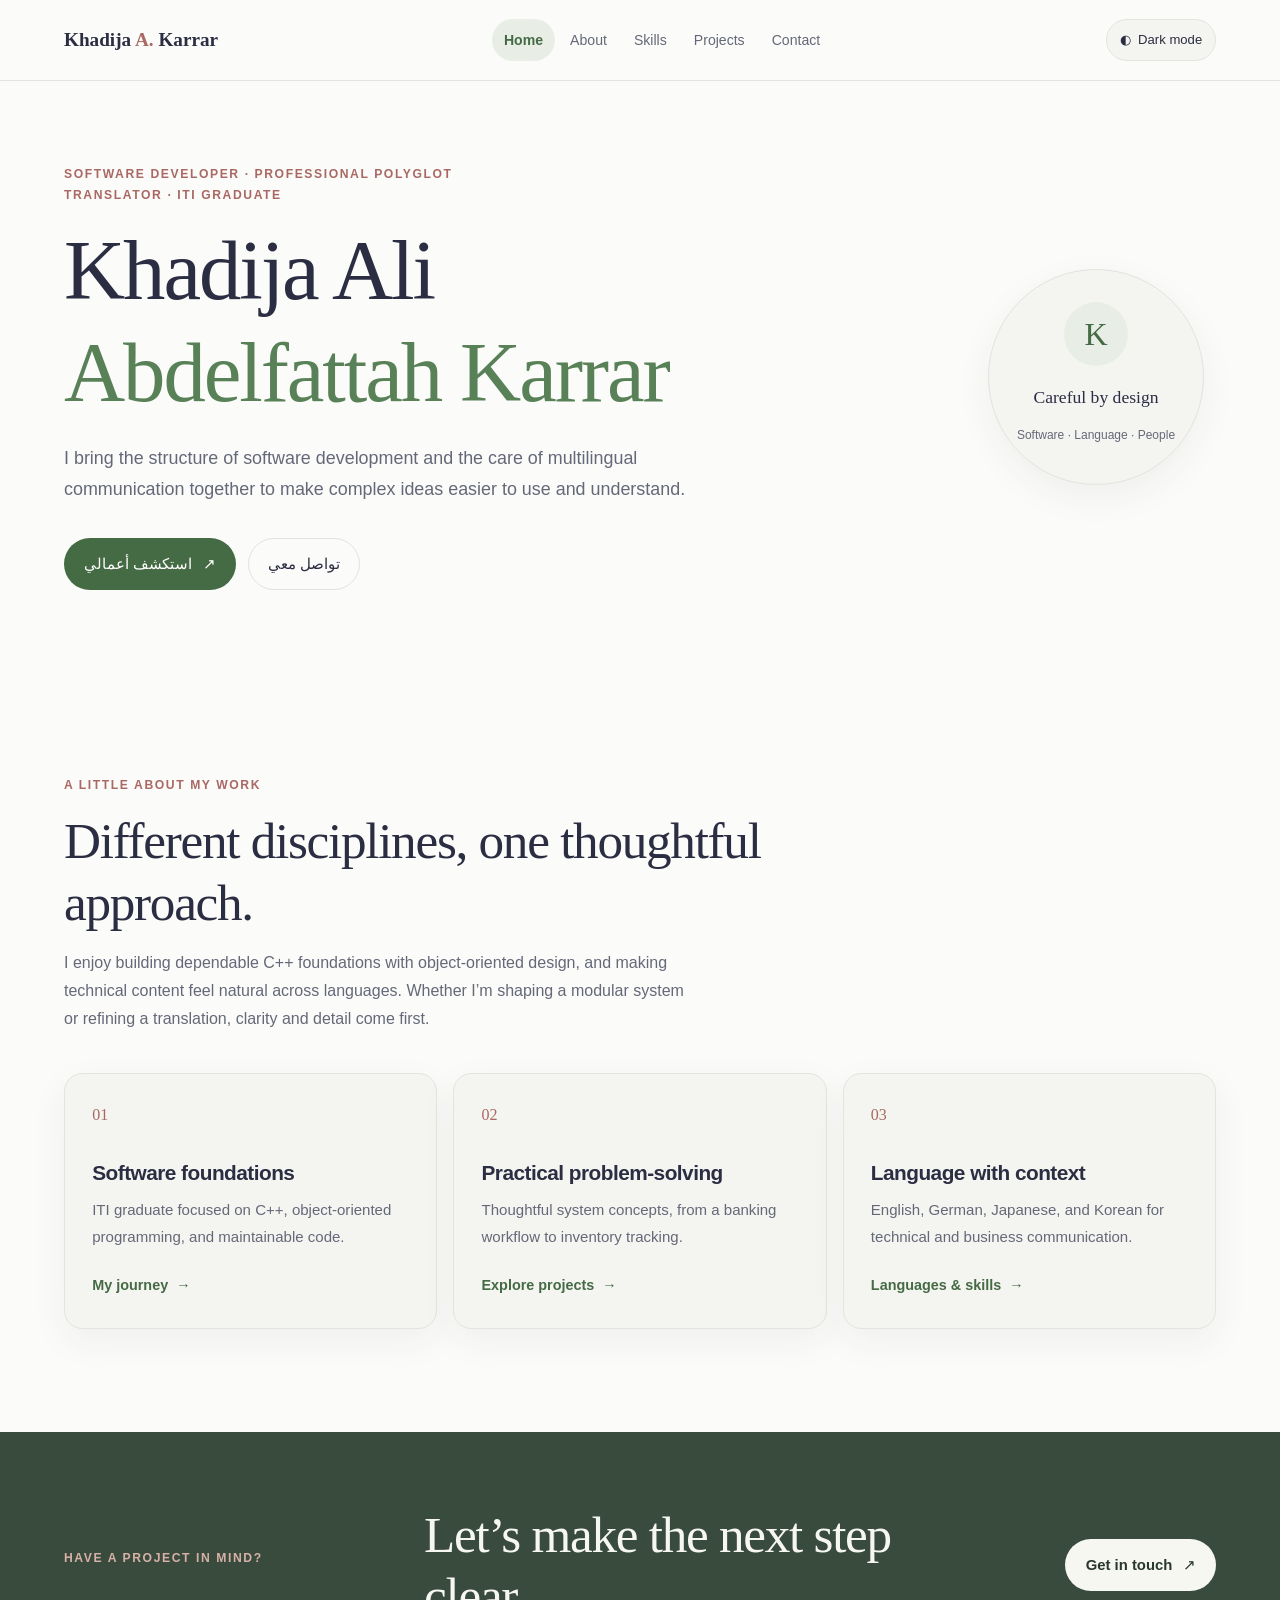
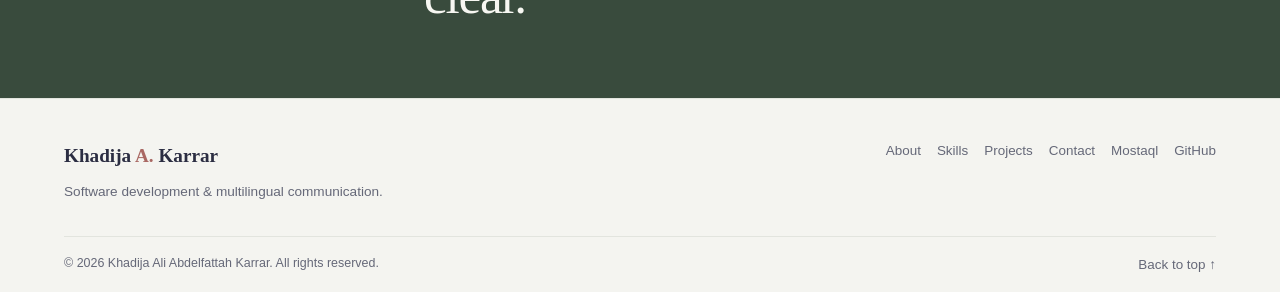
<file: index.html>
<!doctype html>
<html lang="en">
<head>
  <meta charset="utf-8">
  <meta name="viewport" content="width=device-width, initial-scale=1">
  <meta name="description" content="Meet Khadija Ali Abdelfattah Karrar, an ITI graduate, software developer, and professional polyglot translator.">
  <meta name="theme-color" content="#fbfbf9">
  <title>Khadija A. Karrar | Software Developer &amp; Translator</title>
  <link rel="stylesheet" href="css/style.css">
  <script src="js/main.js" defer></script>
</head>
<body>
  <a class="skip-link" href="#main-content">Skip to main content</a>
  <header class="site-header">
    <div class="nav-wrap">
      <a class="brand" href="index.html" aria-label="Khadija A. Karrar home">Khadija <span>A.</span> Karrar</a>
      <nav class="primary-nav" aria-label="Main navigation">
        <a href="index.html" aria-current="page">Home</a>
        <a href="about.html">About</a>
        <a href="skills.html">Skills</a>
        <a href="portfolio.html">Projects</a>
        <a href="contact.html">Contact</a>
      </nav>
      <button class="theme-toggle" type="button" aria-label="Switch to dark mode" aria-pressed="false" data-theme-toggle>
        <span aria-hidden="true">◐</span><span class="theme-label">Dark mode</span>
      </button>
    </div>
  </header>

  <main id="main-content">
    <section class="hero content-width">
      <div class="hero-copy">
        <p class="eyebrow">Software Developer · Professional Polyglot Translator · ITI Graduate</p>
        <h1>Khadija Ali<br><span>Abdelfattah Karrar</span></h1>
        <p class="hero-intro">I bring the structure of software development and the care of multilingual communication together to make complex ideas easier to use and understand.</p>
        <div class="hero-actions">
          <a class="button button-primary" href="portfolio.html">استكشف أعمالي <span aria-hidden="true">↗</span></a>
          <a class="button button-secondary" href="contact.html">تواصل معي</a>
        </div>
      </div>
      <aside class="hero-note" aria-label="Areas of focus">
        <span class="note-mark" aria-hidden="true">K</span>
        <p>Careful by design</p>
        <span>Software · Language · People</span>
      </aside>
    </section>

    <section class="section content-width" aria-labelledby="welcome-heading">
      <div class="section-heading">
        <p class="eyebrow">A little about my work</p>
        <h2 id="welcome-heading">Different disciplines, one thoughtful approach.</h2>
        <p>I enjoy building dependable C++ foundations with object-oriented design, and making technical content feel natural across languages. Whether I’m shaping a modular system or refining a translation, clarity and detail come first.</p>
      </div>
      <div class="highlight-grid">
        <article class="card highlight-card">
          <span class="card-index">01</span>
          <h3>Software foundations</h3>
          <p>ITI graduate focused on C++, object-oriented programming, and maintainable code.</p>
          <a class="text-link" href="about.html">My journey <span aria-hidden="true">→</span></a>
        </article>
        <article class="card highlight-card">
          <span class="card-index">02</span>
          <h3>Practical problem-solving</h3>
          <p>Thoughtful system concepts, from a banking workflow to inventory tracking.</p>
          <a class="text-link" href="portfolio.html">Explore projects <span aria-hidden="true">→</span></a>
        </article>
        <article class="card highlight-card">
          <span class="card-index">03</span>
          <h3>Language with context</h3>
          <p>English, German, Japanese, and Korean for technical and business communication.</p>
          <a class="text-link" href="skills.html">Languages &amp; skills <span aria-hidden="true">→</span></a>
        </article>
      </div>
    </section>

    <section class="closing-band">
      <div class="content-width closing-inner">
        <p class="eyebrow">Have a project in mind?</p>
        <h2>Let’s make the next step clear.</h2>
        <a class="button button-light" href="contact.html">Get in touch <span aria-hidden="true">↗</span></a>
      </div>
    </section>
  </main>

  <footer class="site-footer">
    <div class="content-width footer-main">
      <div>
        <a class="brand footer-brand" href="index.html">Khadija <span>A.</span> Karrar</a>
        <p>Software development &amp; multilingual communication.</p>
      </div>
      <nav class="footer-links" aria-label="Footer navigation">
        <a href="about.html">About</a><a href="skills.html">Skills</a><a href="portfolio.html">Projects</a><a href="contact.html">Contact</a>
        <a href="https://mostaql.com/" target="_blank" rel="noopener noreferrer">Mostaql</a>
        <a href="https://github.com/" target="_blank" rel="noopener noreferrer">GitHub</a>
      </nav>
    </div>
    <div class="content-width footer-bottom"><p>© 2026 Khadija Ali Abdelfattah Karrar. All rights reserved.</p><a href="#main-content">Back to top ↑</a></div>
  </footer>
</body>
</html>
</file>
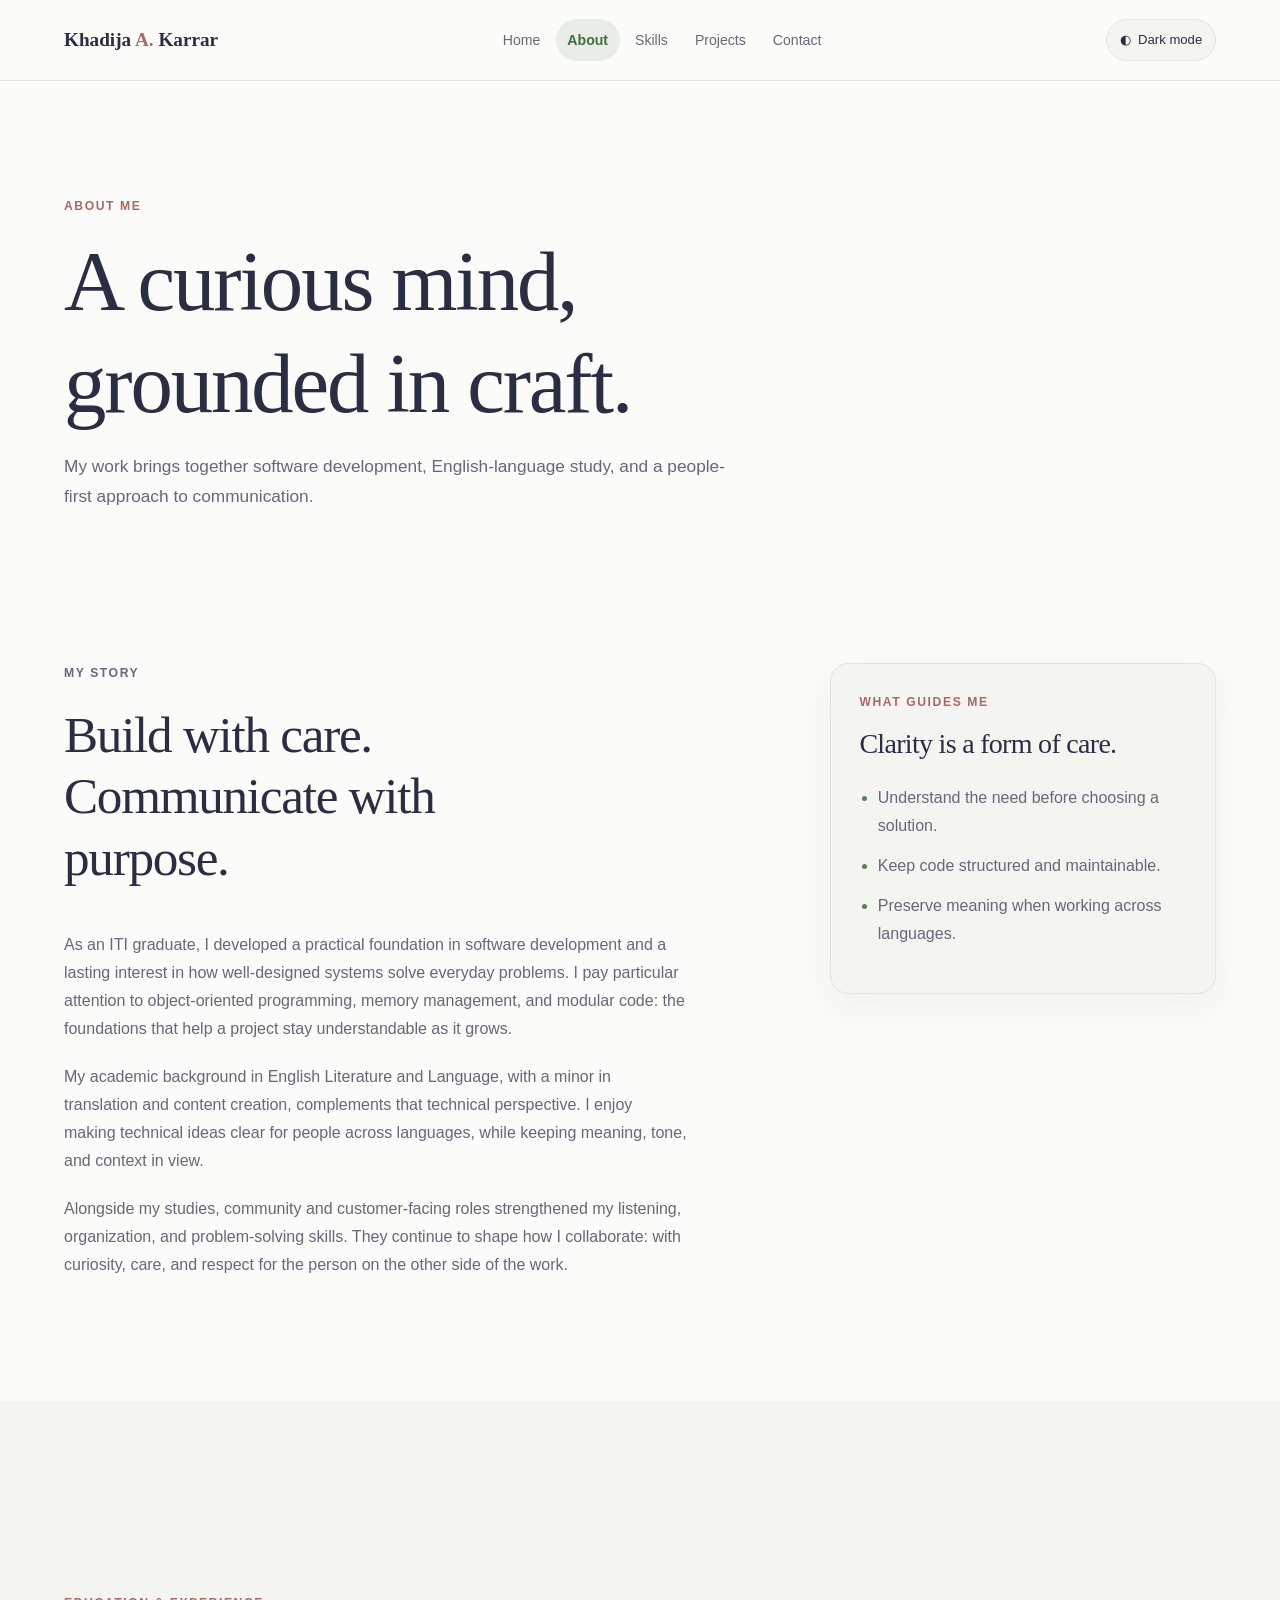
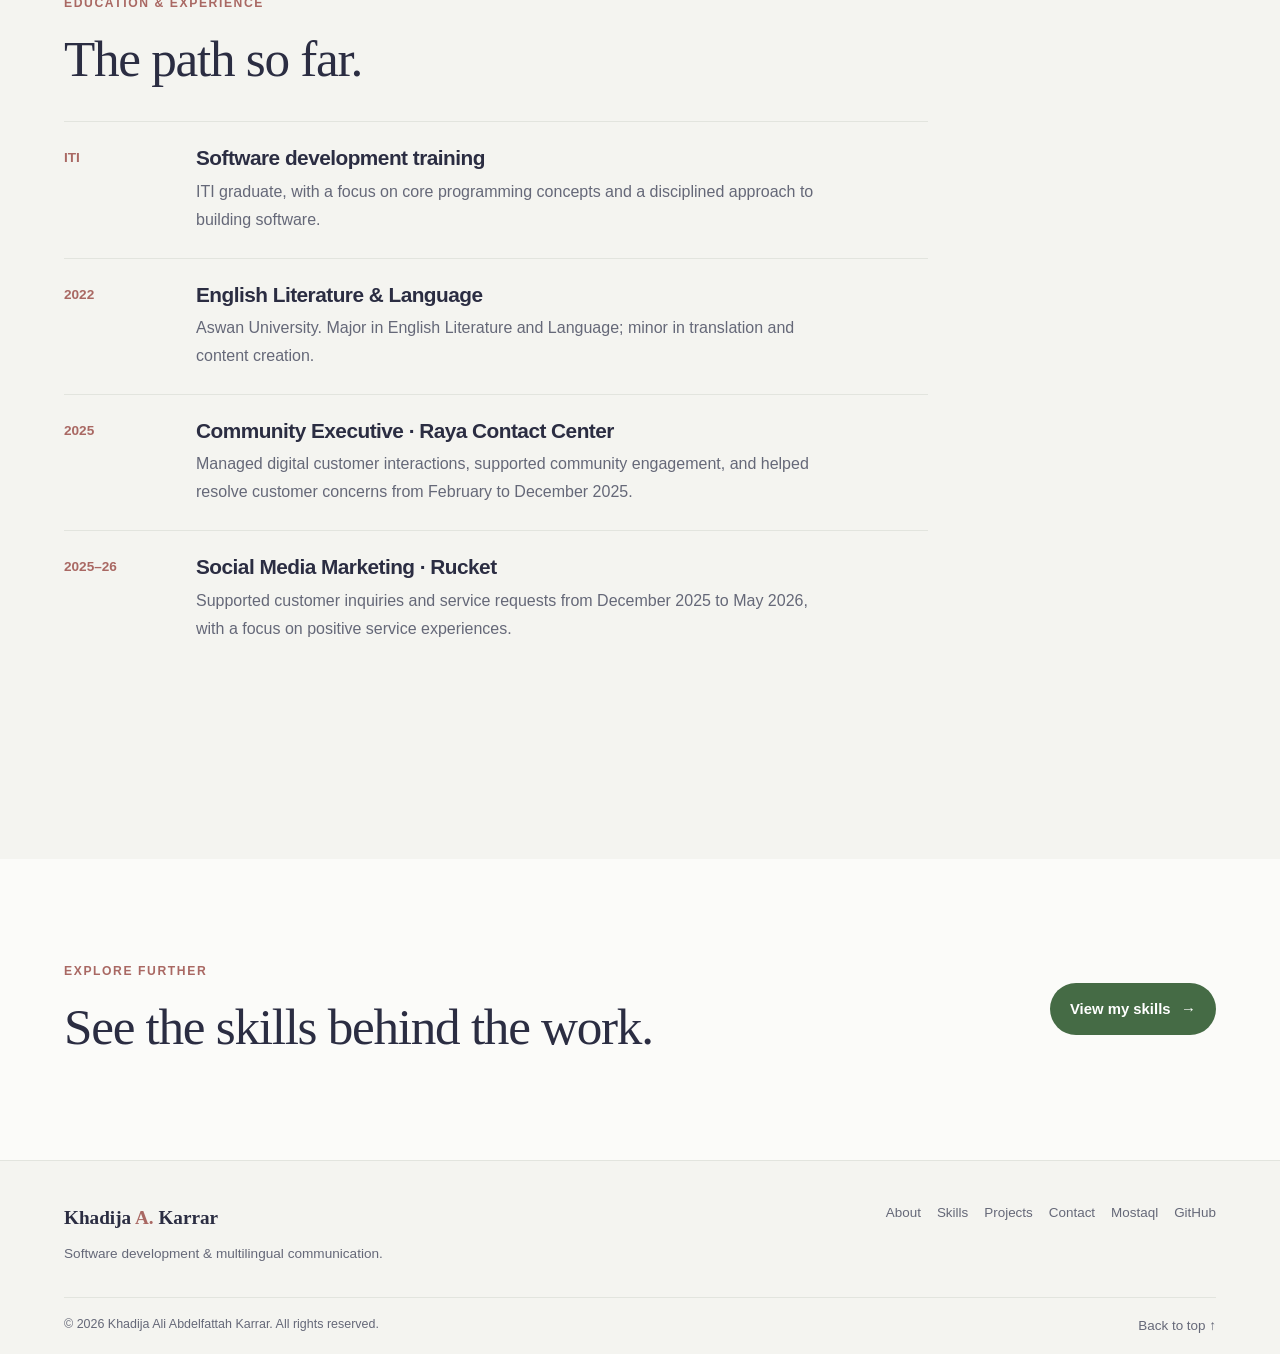
<file: about.html>
<!doctype html>
<html lang="en">
<head>
  <meta charset="utf-8">
  <meta name="viewport" content="width=device-width, initial-scale=1">
  <meta name="description" content="Learn about Khadija Karrar's software development training, education, and communication experience.">
  <meta name="theme-color" content="#fbfbf9">
  <title>About | Khadija A. Karrar</title>
  <link rel="stylesheet" href="css/style.css">
  <script src="js/main.js" defer></script>
</head>
<body>
  <a class="skip-link" href="#main-content">Skip to main content</a>
  <header class="site-header">
    <div class="nav-wrap">
      <a class="brand" href="index.html" aria-label="Khadija A. Karrar home">Khadija <span>A.</span> Karrar</a>
      <nav class="primary-nav" aria-label="Main navigation">
        <a href="index.html">Home</a><a href="about.html" aria-current="page">About</a><a href="skills.html">Skills</a><a href="portfolio.html">Projects</a><a href="contact.html">Contact</a>
      </nav>
      <button class="theme-toggle" type="button" aria-label="Switch to dark mode" aria-pressed="false" data-theme-toggle><span aria-hidden="true">◐</span><span class="theme-label">Dark mode</span></button>
    </div>
  </header>

  <main id="main-content">
    <section class="page-hero content-width">
      <p class="eyebrow">About me</p>
      <h1>A curious mind, grounded in craft.</h1>
      <p>My work brings together software development, English-language study, and a people-first approach to communication.</p>
    </section>

    <section class="section content-width about-layout" aria-labelledby="story-heading">
      <div class="prose">
        <p class="eyebrow">My story</p>
        <h2 id="story-heading">Build with care. Communicate with purpose.</h2>
        <p>As an ITI graduate, I developed a practical foundation in software development and a lasting interest in how well-designed systems solve everyday problems. I pay particular attention to object-oriented programming, memory management, and modular code: the foundations that help a project stay understandable as it grows.</p>
        <p>My academic background in English Literature and Language, with a minor in translation and content creation, complements that technical perspective. I enjoy making technical ideas clear for people across languages, while keeping meaning, tone, and context in view.</p>
        <p>Alongside my studies, community and customer-facing roles strengthened my listening, organization, and problem-solving skills. They continue to shape how I collaborate: with curiosity, care, and respect for the person on the other side of the work.</p>
      </div>
      <aside class="card values-card">
        <p class="eyebrow">What guides me</p>
        <h2>Clarity is a form of care.</h2>
        <ul class="check-list">
          <li>Understand the need before choosing a solution.</li>
          <li>Keep code structured and maintainable.</li>
          <li>Preserve meaning when working across languages.</li>
        </ul>
      </aside>
    </section>

    <section class="section section-tinted" aria-labelledby="timeline-heading">
      <div class="content-width">
        <div class="section-heading">
          <p class="eyebrow">Education &amp; experience</p>
          <h2 id="timeline-heading">The path so far.</h2>
        </div>
        <ol class="timeline">
          <li class="timeline-item">
            <span class="timeline-date">ITI</span>
            <div><h3>Software development training</h3><p>ITI graduate, with a focus on core programming concepts and a disciplined approach to building software.</p></div>
          </li>
          <li class="timeline-item">
            <span class="timeline-date">2022</span>
            <div><h3>English Literature &amp; Language</h3><p>Aswan University. Major in English Literature and Language; minor in translation and content creation.</p></div>
          </li>
          <li class="timeline-item">
            <span class="timeline-date">2025</span>
            <div><h3>Community Executive · Raya Contact Center</h3><p>Managed digital customer interactions, supported community engagement, and helped resolve customer concerns from February to December 2025.</p></div>
          </li>
          <li class="timeline-item">
            <span class="timeline-date">2025–26</span>
            <div><h3>Social Media Marketing · Rucket</h3><p>Supported customer inquiries and service requests from December 2025 to May 2026, with a focus on positive service experiences.</p></div>
          </li>
        </ol>
      </div>
    </section>
    <section class="section content-width compact-cta">
      <div><p class="eyebrow">Explore further</p><h2>See the skills behind the work.</h2></div>
      <a class="button button-primary" href="skills.html">View my skills <span aria-hidden="true">→</span></a>
    </section>
  </main>

  <footer class="site-footer">
    <div class="content-width footer-main"><div><a class="brand footer-brand" href="index.html">Khadija <span>A.</span> Karrar</a><p>Software development &amp; multilingual communication.</p></div><nav class="footer-links" aria-label="Footer navigation"><a href="about.html">About</a><a href="skills.html">Skills</a><a href="portfolio.html">Projects</a><a href="contact.html">Contact</a><a href="https://mostaql.com/" target="_blank" rel="noopener noreferrer">Mostaql</a><a href="https://github.com/" target="_blank" rel="noopener noreferrer">GitHub</a></nav></div>
    <div class="content-width footer-bottom"><p>© 2026 Khadija Ali Abdelfattah Karrar. All rights reserved.</p><a href="#main-content">Back to top ↑</a></div>
  </footer>
</body>
</html>
</file>
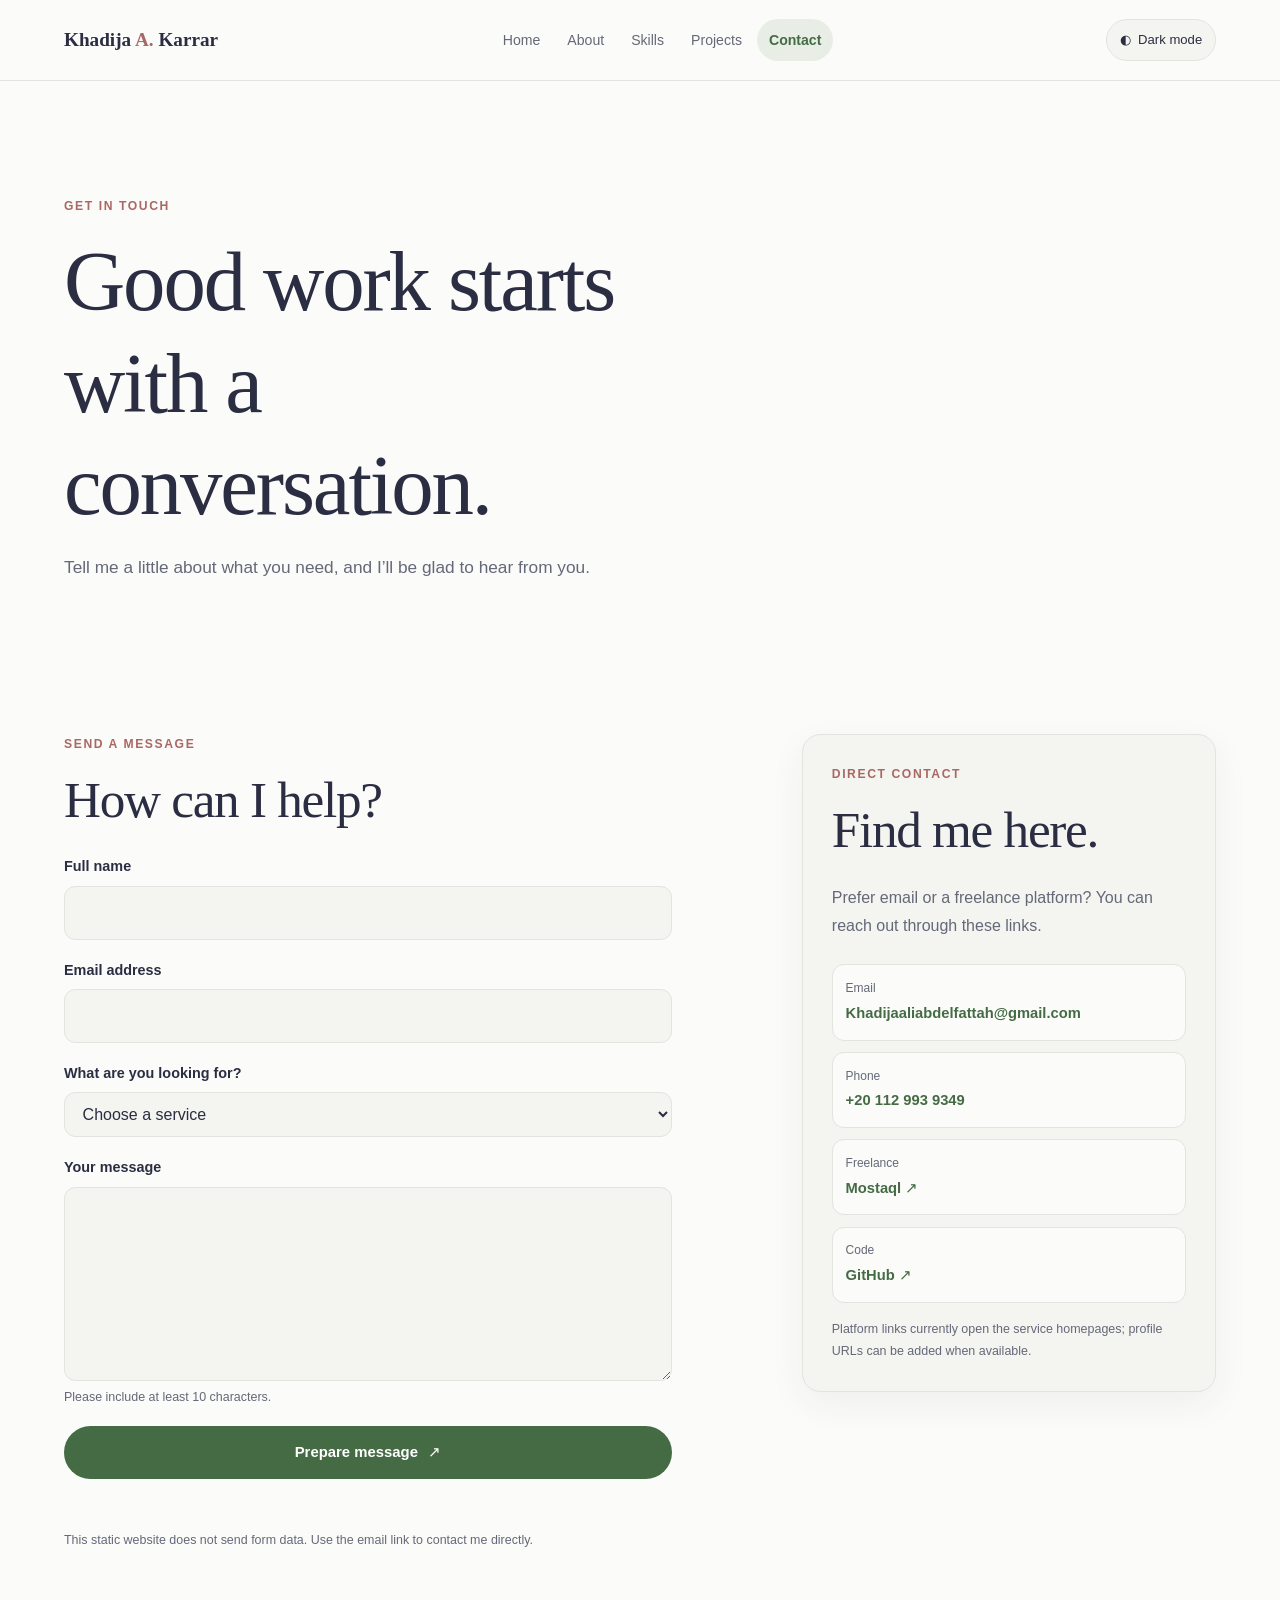
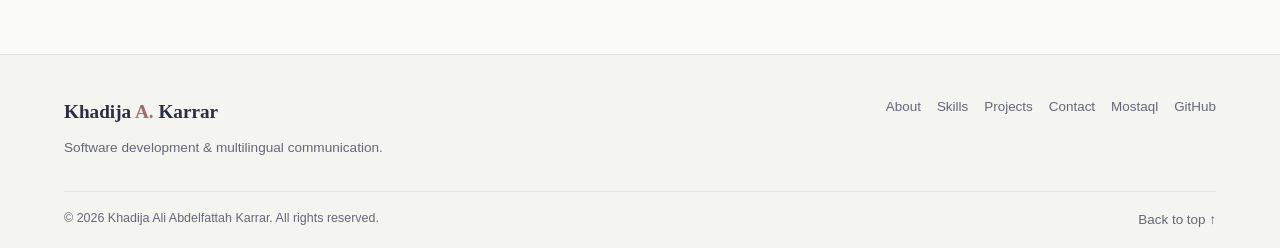
<file: contact.html>
<!doctype html>
<html lang="en">
<head>
  <meta charset="utf-8">
  <meta name="viewport" content="width=device-width, initial-scale=1">
  <meta name="description" content="Contact Khadija Karrar about software development, technical translation, or consultation.">
  <meta name="theme-color" content="#fbfbf9">
  <title>Contact | Khadija A. Karrar</title>
  <link rel="stylesheet" href="css/style.css">
  <script src="js/main.js" defer></script>
</head>
<body>
  <a class="skip-link" href="#main-content">Skip to main content</a>
  <header class="site-header">
    <div class="nav-wrap">
      <a class="brand" href="index.html" aria-label="Khadija A. Karrar home">Khadija <span>A.</span> Karrar</a>
      <nav class="primary-nav" aria-label="Main navigation">
        <a href="index.html">Home</a><a href="about.html">About</a><a href="skills.html">Skills</a><a href="portfolio.html">Projects</a><a href="contact.html" aria-current="page">Contact</a>
      </nav>
      <button class="theme-toggle" type="button" aria-label="Switch to dark mode" aria-pressed="false" data-theme-toggle><span aria-hidden="true">◐</span><span class="theme-label">Dark mode</span></button>
    </div>
  </header>

  <main id="main-content">
    <section class="page-hero content-width">
      <p class="eyebrow">Get in touch</p>
      <h1>Good work starts with a conversation.</h1>
      <p>Tell me a little about what you need, and I’ll be glad to hear from you.</p>
    </section>

    <section class="section content-width contact-layout" aria-labelledby="contact-heading">
      <div class="contact-form-wrap">
        <p class="eyebrow">Send a message</p>
        <h2 id="contact-heading">How can I help?</h2>
        <form class="contact-form" data-contact-form>
          <div class="form-row">
            <label for="full-name">Full name</label>
            <input id="full-name" name="name" type="text" autocomplete="name" maxlength="100" required>
          </div>
          <div class="form-row">
            <label for="email">Email address</label>
            <input id="email" name="email" type="email" autocomplete="email" maxlength="254" required>
          </div>
          <div class="form-row">
            <label for="service">What are you looking for?</label>
            <select id="service" name="service" required>
              <option value="" selected disabled>Choose a service</option>
              <option value="Software development">Software development</option>
              <option value="Technical translation">Technical translation</option>
              <option value="Consultation">Consultation</option>
            </select>
          </div>
          <div class="form-row">
            <label for="message">Your message</label>
            <textarea id="message" name="message" rows="6" minlength="10" maxlength="3000" required></textarea>
            <span class="field-hint">Please include at least 10 characters.</span>
          </div>
          <button class="button button-primary" type="submit">Prepare message <span aria-hidden="true">↗</span></button>
          <p class="form-feedback" data-form-feedback role="status" aria-live="polite"></p>
          <p class="form-disclaimer">This static website does not send form data. Use the email link to contact me directly.</p>
        </form>
      </div>

      <aside class="card contact-card">
        <p class="eyebrow">Direct contact</p>
        <h2>Find me here.</h2>
        <p>Prefer email or a freelance platform? You can reach out through these links.</p>
        <address class="contact-methods">
          <a href="mailto:Khadijaaliabdelfattah@gmail.com"><span>Email</span><strong>Khadijaaliabdelfattah@gmail.com</strong></a>
          <a href="tel:+201129939349"><span>Phone</span><strong>+20 112 993 9349</strong></a>
          <a href="https://mostaql.com/" target="_blank" rel="noopener noreferrer"><span>Freelance</span><strong>Mostaql <span aria-hidden="true">↗</span></strong></a>
          <a href="https://github.com/" target="_blank" rel="noopener noreferrer"><span>Code</span><strong>GitHub <span aria-hidden="true">↗</span></strong></a>
        </address>
        <p class="profile-note">Platform links currently open the service homepages; profile URLs can be added when available.</p>
      </aside>
    </section>
  </main>

  <footer class="site-footer">
    <div class="content-width footer-main"><div><a class="brand footer-brand" href="index.html">Khadija <span>A.</span> Karrar</a><p>Software development &amp; multilingual communication.</p></div><nav class="footer-links" aria-label="Footer navigation"><a href="about.html">About</a><a href="skills.html">Skills</a><a href="portfolio.html">Projects</a><a href="contact.html">Contact</a><a href="https://mostaql.com/" target="_blank" rel="noopener noreferrer">Mostaql</a><a href="https://github.com/" target="_blank" rel="noopener noreferrer">GitHub</a></nav></div>
    <div class="content-width footer-bottom"><p>© 2026 Khadija Ali Abdelfattah Karrar. All rights reserved.</p><a href="#main-content">Back to top ↑</a></div>
  </footer>
</body>
</html>
</file>
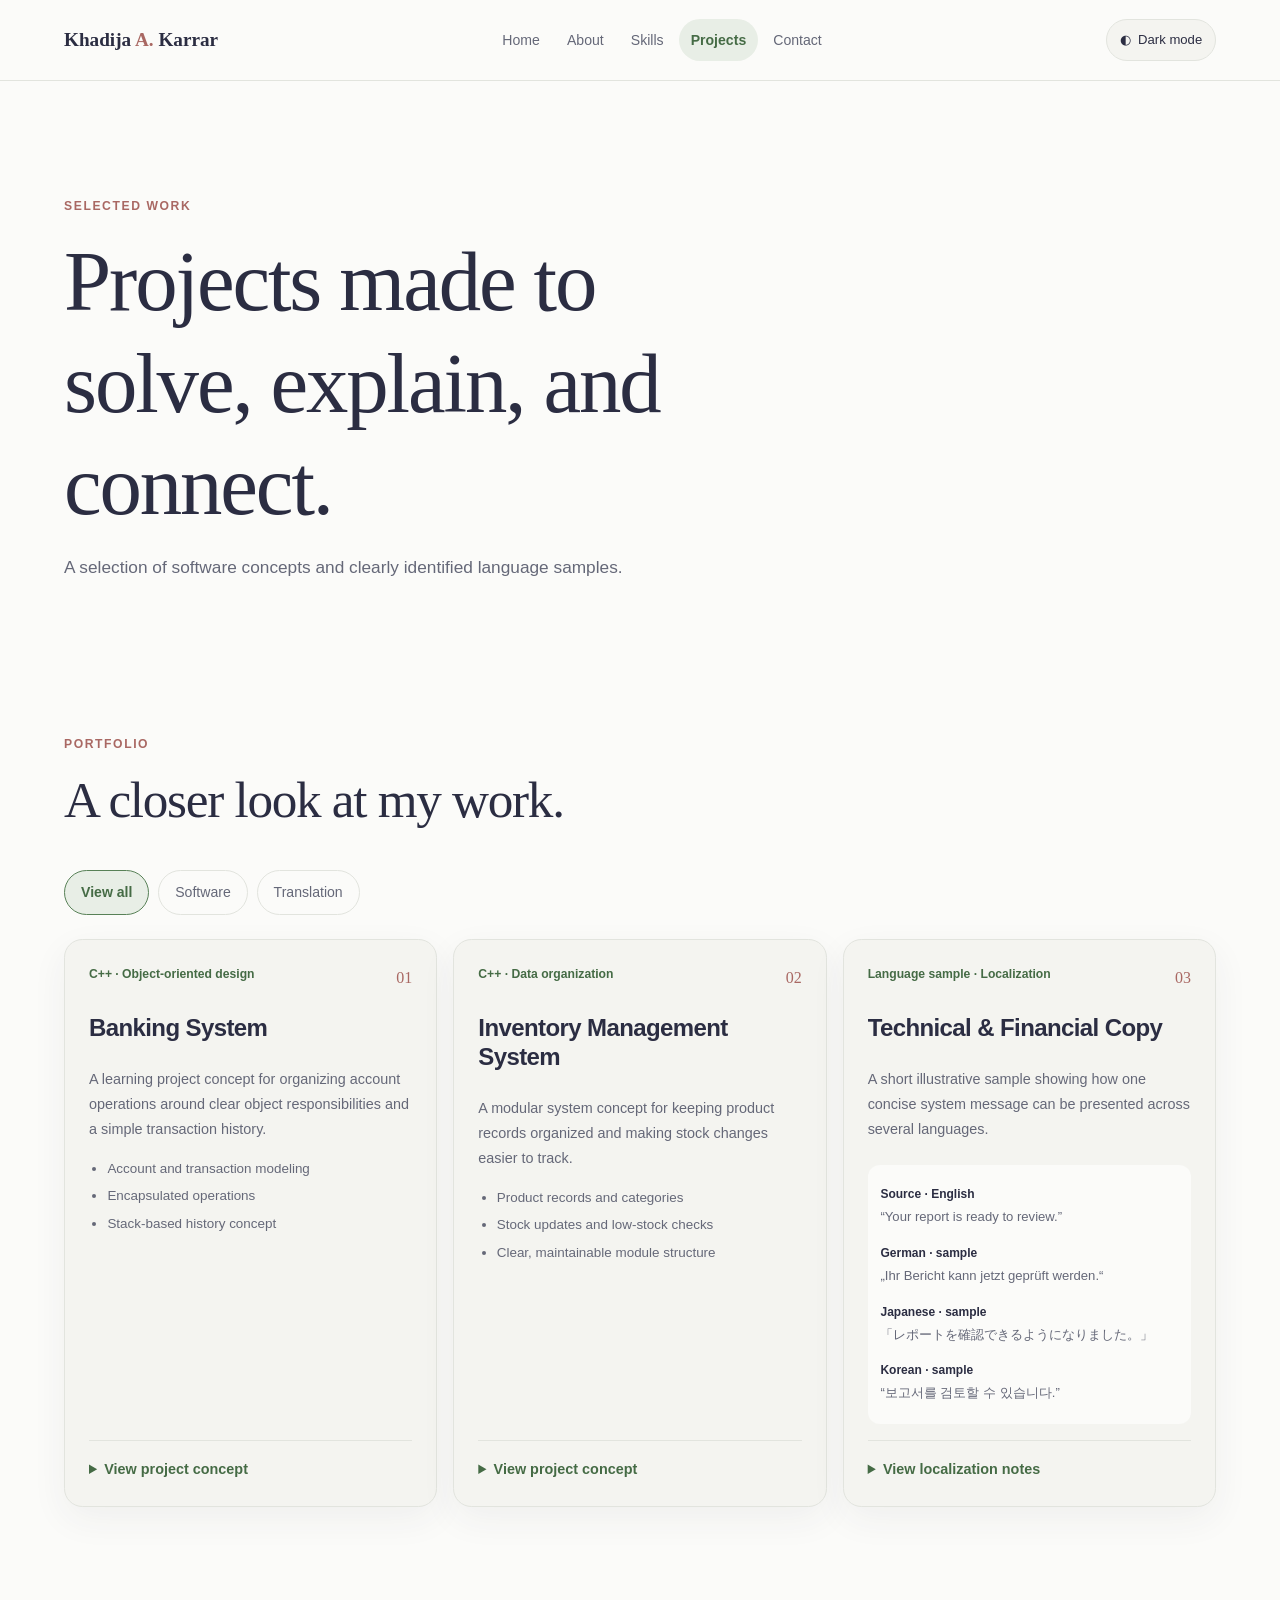
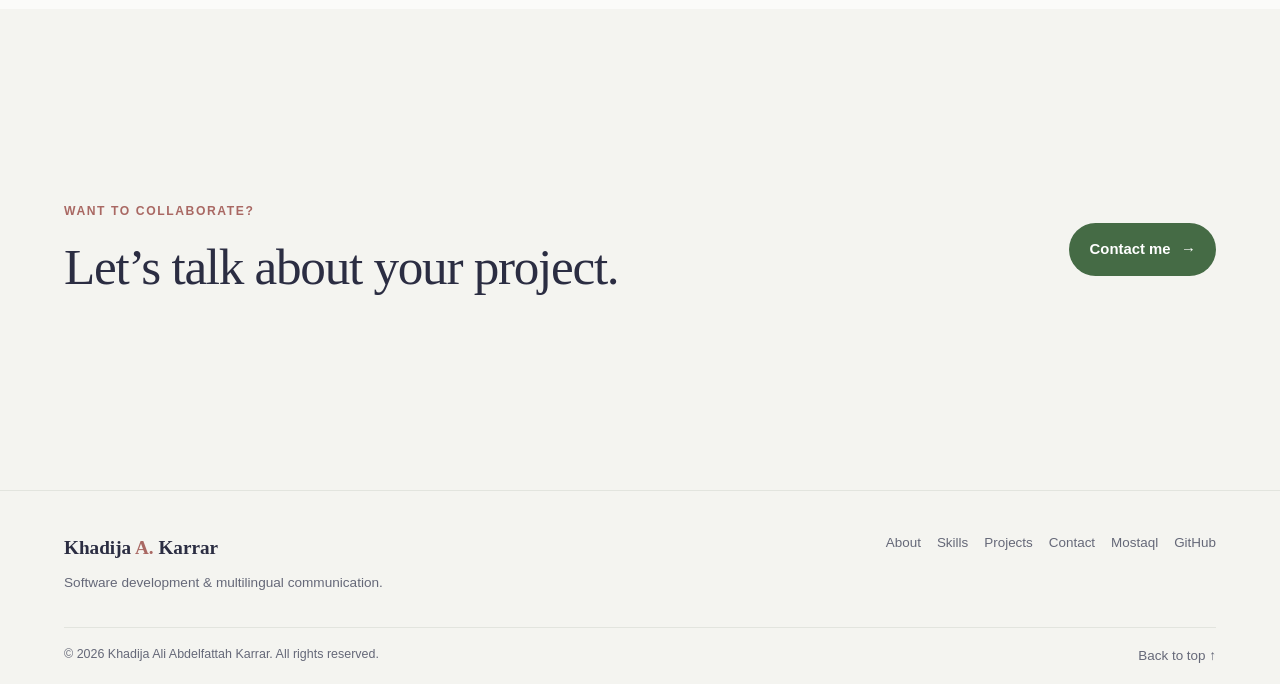
<file: portfolio.html>
<!doctype html>
<html lang="en">
<head>
  <meta charset="utf-8">
  <meta name="viewport" content="width=device-width, initial-scale=1">
  <meta name="description" content="Selected software development and translation sample projects by Khadija Karrar.">
  <meta name="theme-color" content="#fbfbf9">
  <title>Projects | Khadija A. Karrar</title>
  <link rel="stylesheet" href="css/style.css">
  <script src="js/main.js" defer></script>
</head>
<body>
  <a class="skip-link" href="#main-content">Skip to main content</a>
  <header class="site-header">
    <div class="nav-wrap">
      <a class="brand" href="index.html" aria-label="Khadija A. Karrar home">Khadija <span>A.</span> Karrar</a>
      <nav class="primary-nav" aria-label="Main navigation">
        <a href="index.html">Home</a><a href="about.html">About</a><a href="skills.html">Skills</a><a href="portfolio.html" aria-current="page">Projects</a><a href="contact.html">Contact</a>
      </nav>
      <button class="theme-toggle" type="button" aria-label="Switch to dark mode" aria-pressed="false" data-theme-toggle><span aria-hidden="true">◐</span><span class="theme-label">Dark mode</span></button>
    </div>
  </header>

  <main id="main-content">
    <section class="page-hero content-width">
      <p class="eyebrow">Selected work</p>
      <h1>Projects made to solve, explain, and connect.</h1>
      <p>A selection of software concepts and clearly identified language samples.</p>
    </section>

    <section class="section content-width" aria-labelledby="projects-heading">
      <div class="section-heading">
        <p class="eyebrow">Portfolio</p>
        <h2 id="projects-heading">A closer look at my work.</h2>
      </div>
      <div class="filter-bar" role="group" aria-label="Filter projects">
        <button class="filter-button is-active" type="button" data-filter="all" aria-pressed="true">View all</button>
        <button class="filter-button" type="button" data-filter="software" aria-pressed="false">Software</button>
        <button class="filter-button" type="button" data-filter="translation" aria-pressed="false">Translation</button>
      </div>
      <p class="filter-status visually-hidden" aria-live="polite" data-filter-status></p>

      <div class="project-grid">
        <article class="card project-card" data-category="software">
          <div class="project-topline"><span class="project-type">C++ · Object-oriented design</span><span class="project-number">01</span></div>
          <h3>Banking System</h3>
          <p class="project-summary">A learning project concept for organizing account operations around clear object responsibilities and a simple transaction history.</p>
          <ul class="project-points"><li>Account and transaction modeling</li><li>Encapsulated operations</li><li>Stack-based history concept</li></ul>
          <details class="project-details">
            <summary>View project concept</summary>
            <div class="details-content">
              <p>The design separates account state from transaction handling. A stack can keep the most recent operations accessible for a simple history view.</p>
              <pre><code>struct Transaction {
    std::string type;
    double amount;
};

class Account {
public:
    bool deposit(double amount);
    bool withdraw(double amount);
private:
    double balance{0.0};
    std::stack&lt;Transaction&gt; history;
};</code></pre>
              <p class="sample-note">Illustrative excerpt for this portfolio page; not a link to a published repository.</p>
            </div>
          </details>
        </article>

        <article class="card project-card" data-category="software">
          <div class="project-topline"><span class="project-type">C++ · Data organization</span><span class="project-number">02</span></div>
          <h3>Inventory Management System</h3>
          <p class="project-summary">A modular system concept for keeping product records organized and making stock changes easier to track.</p>
          <ul class="project-points"><li>Product records and categories</li><li>Stock updates and low-stock checks</li><li>Clear, maintainable module structure</li></ul>
          <details class="project-details">
            <summary>View project concept</summary>
            <div class="details-content">
              <p>Possible modules include product data, inventory operations, and a menu-driven interface. Separating these concerns keeps the core logic easier to test and extend.</p>
              <p><strong>Example workflow:</strong> add an item → receive stock → record a sale → review available quantity.</p>
              <p class="sample-note">Illustrative project concept; source files can be shared when available.</p>
            </div>
          </details>
        </article>

        <article class="card project-card" data-category="translation">
          <div class="project-topline"><span class="project-type">Language sample · Localization</span><span class="project-number">03</span></div>
          <h3>Technical &amp; Financial Copy</h3>
          <p class="project-summary">A short illustrative sample showing how one concise system message can be presented across several languages.</p>
          <div class="translation-sample">
            <p><strong>Source · English</strong><br>“Your report is ready to review.”</p>
            <p><strong>German · sample</strong><br lang="de">„Ihr Bericht kann jetzt geprüft werden.“</p>
            <p><strong>Japanese · sample</strong><br lang="ja">「レポートを確認できるようになりました。」</p>
            <p><strong>Korean · sample</strong><br lang="ko">“보고서를 검토할 수 있습니다.”</p>
          </div>
          <details class="project-details">
            <summary>View localization notes</summary>
            <div class="details-content">
              <p>The phrasing is kept brief for a product interface. A real translation would be reviewed against the product context, intended audience, and language proficiency required for the project.</p>
              <p class="sample-note">Illustrative language samples, not client work or certified translations.</p>
            </div>
          </details>
        </article>
      </div>
    </section>

    <section class="section section-tinted">
      <div class="content-width compact-cta">
        <div><p class="eyebrow">Want to collaborate?</p><h2>Let’s talk about your project.</h2></div>
        <a class="button button-primary" href="contact.html">Contact me <span aria-hidden="true">→</span></a>
      </div>
    </section>
  </main>

  <footer class="site-footer">
    <div class="content-width footer-main"><div><a class="brand footer-brand" href="index.html">Khadija <span>A.</span> Karrar</a><p>Software development &amp; multilingual communication.</p></div><nav class="footer-links" aria-label="Footer navigation"><a href="about.html">About</a><a href="skills.html">Skills</a><a href="portfolio.html">Projects</a><a href="contact.html">Contact</a><a href="https://mostaql.com/" target="_blank" rel="noopener noreferrer">Mostaql</a><a href="https://github.com/" target="_blank" rel="noopener noreferrer">GitHub</a></nav></div>
    <div class="content-width footer-bottom"><p>© 2026 Khadija Ali Abdelfattah Karrar. All rights reserved.</p><a href="#main-content">Back to top ↑</a></div>
  </footer>
</body>
</html>
</file>
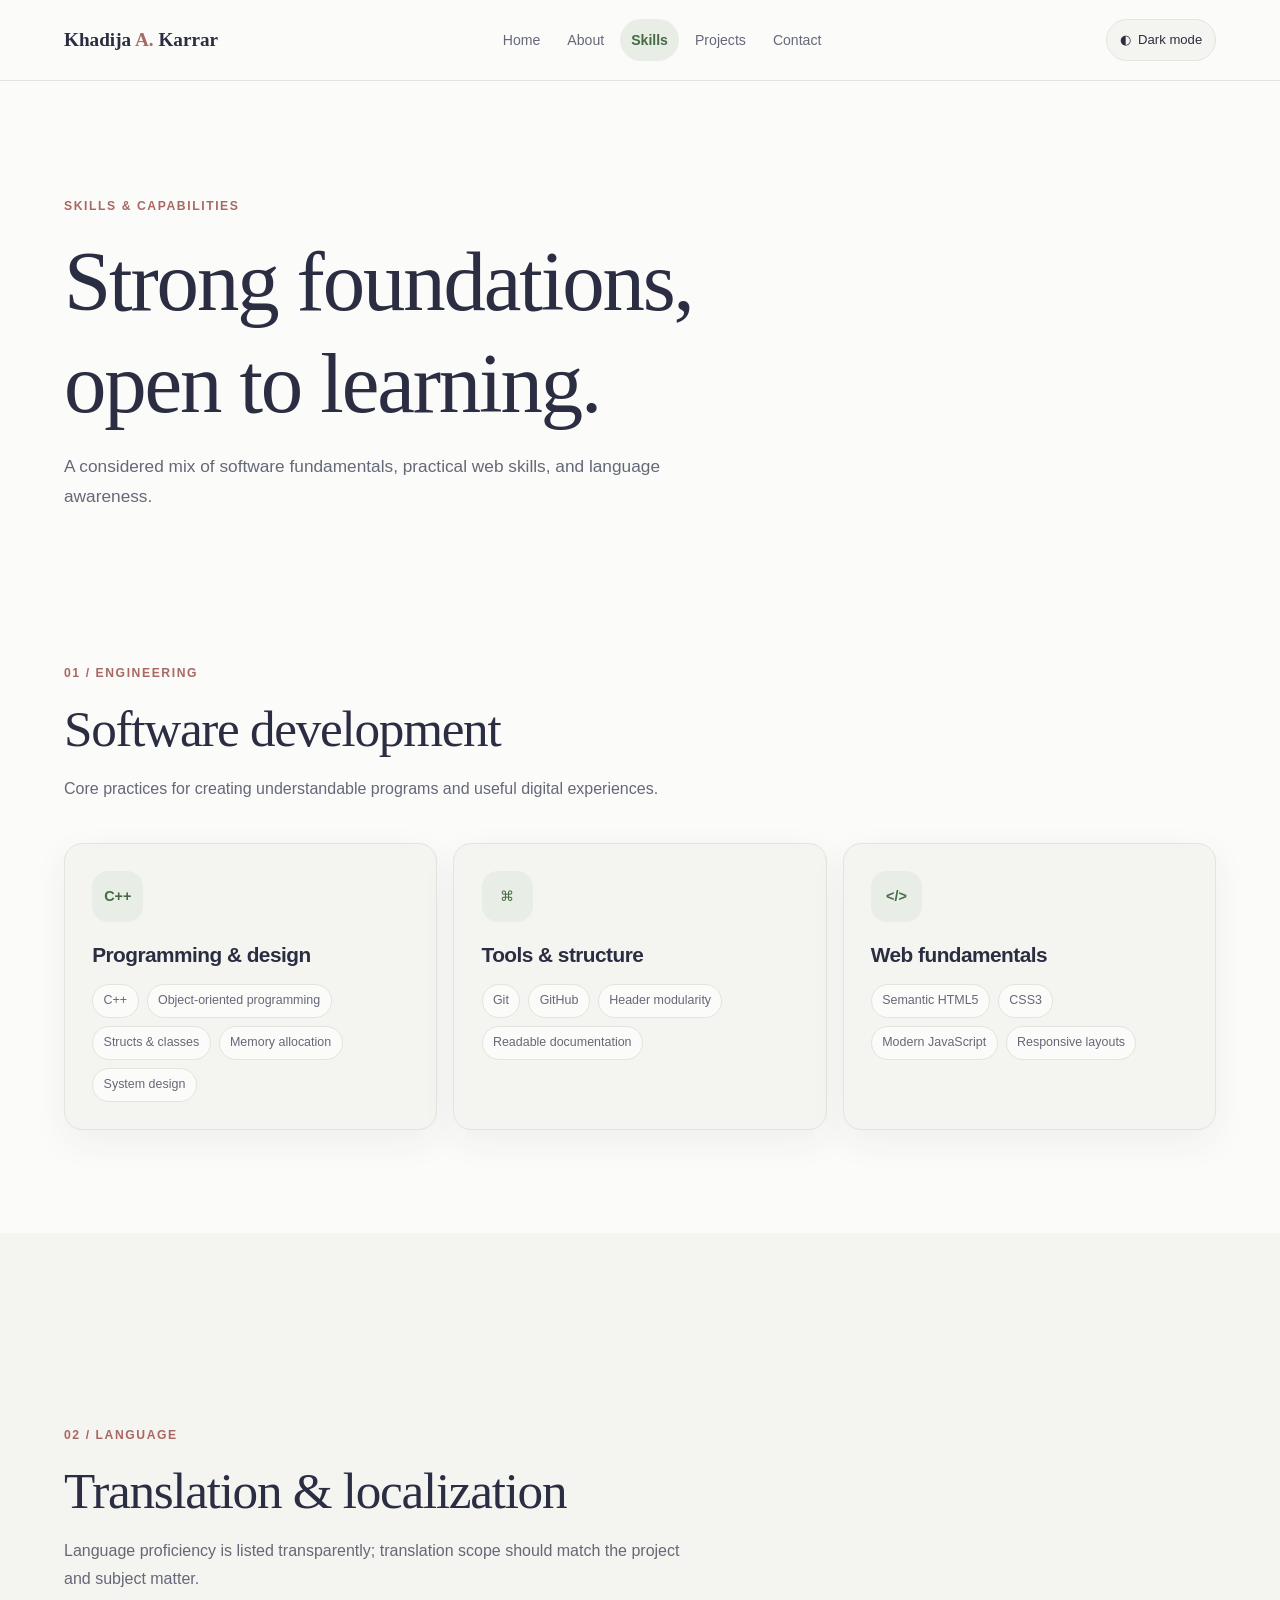
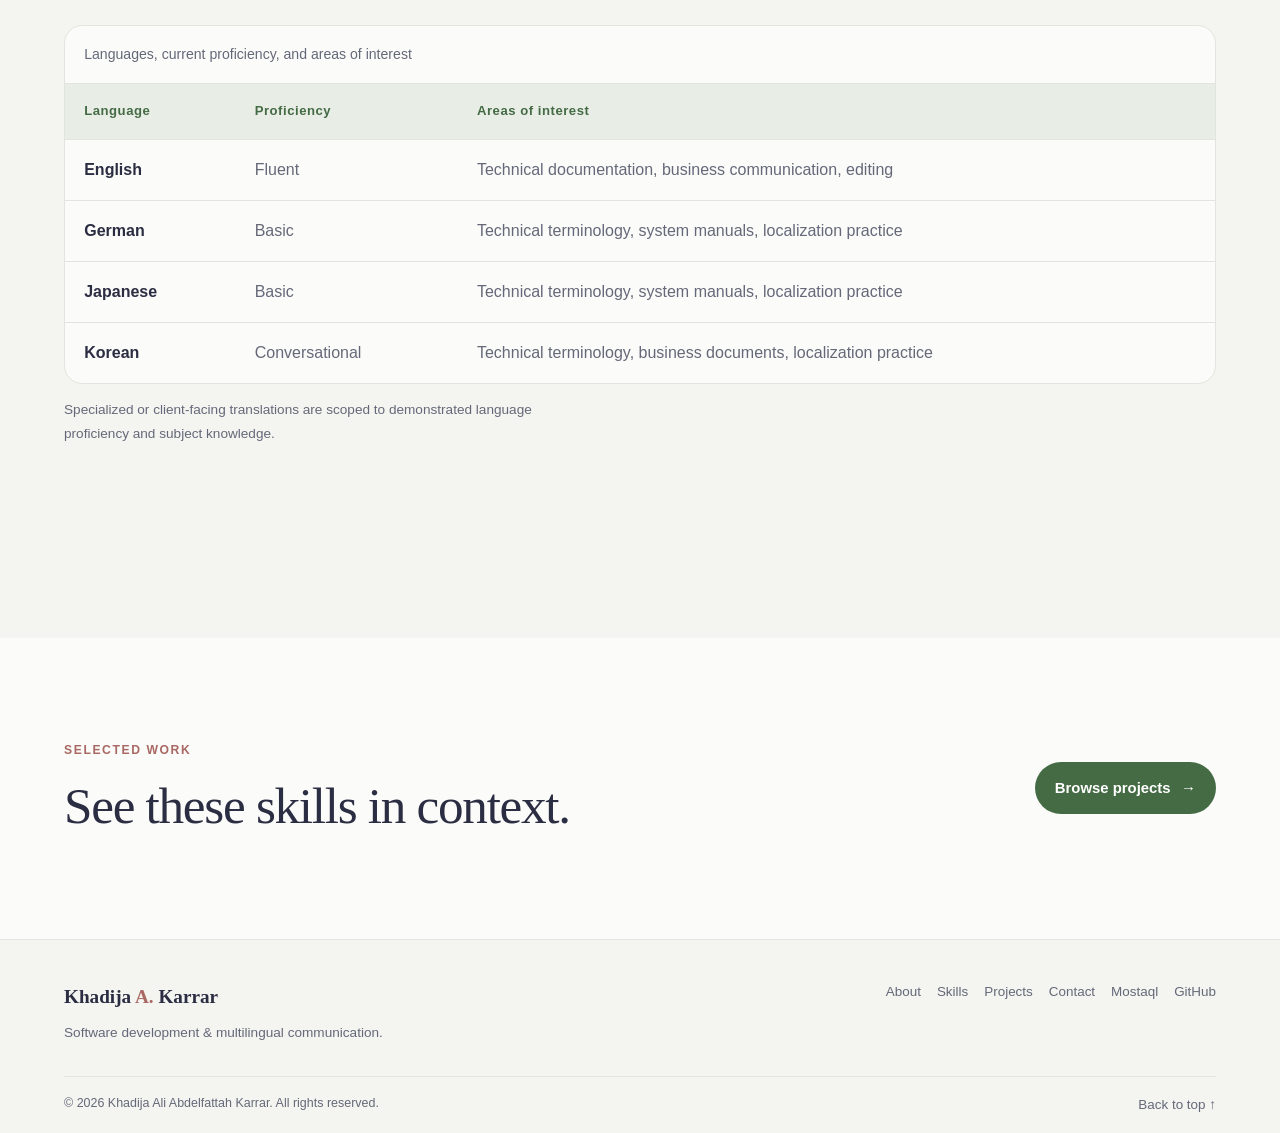
<file: skills.html>
<!doctype html>
<html lang="en">
<head>
  <meta charset="utf-8">
  <meta name="viewport" content="width=device-width, initial-scale=1">
  <meta name="description" content="Explore Khadija Karrar's software engineering, web, language, and translation skills.">
  <meta name="theme-color" content="#fbfbf9">
  <title>Skills | Khadija A. Karrar</title>
  <link rel="stylesheet" href="css/style.css">
  <script src="js/main.js" defer></script>
</head>
<body>
  <a class="skip-link" href="#main-content">Skip to main content</a>
  <header class="site-header">
    <div class="nav-wrap">
      <a class="brand" href="index.html" aria-label="Khadija A. Karrar home">Khadija <span>A.</span> Karrar</a>
      <nav class="primary-nav" aria-label="Main navigation">
        <a href="index.html">Home</a><a href="about.html">About</a><a href="skills.html" aria-current="page">Skills</a><a href="portfolio.html">Projects</a><a href="contact.html">Contact</a>
      </nav>
      <button class="theme-toggle" type="button" aria-label="Switch to dark mode" aria-pressed="false" data-theme-toggle><span aria-hidden="true">◐</span><span class="theme-label">Dark mode</span></button>
    </div>
  </header>

  <main id="main-content">
    <section class="page-hero content-width">
      <p class="eyebrow">Skills &amp; capabilities</p>
      <h1>Strong foundations, open to learning.</h1>
      <p>A considered mix of software fundamentals, practical web skills, and language awareness.</p>
    </section>

    <section class="section content-width" aria-labelledby="engineering-heading">
      <div class="section-heading">
        <p class="eyebrow">01 / Engineering</p>
        <h2 id="engineering-heading">Software development</h2>
        <p>Core practices for creating understandable programs and useful digital experiences.</p>
      </div>
      <div class="skills-grid">
        <article class="card skill-card">
          <span class="skill-symbol" aria-hidden="true">C++</span>
          <h3>Programming &amp; design</h3>
          <ul class="tag-list"><li>C++</li><li>Object-oriented programming</li><li>Structs &amp; classes</li><li>Memory allocation</li><li>System design</li></ul>
        </article>
        <article class="card skill-card">
          <span class="skill-symbol" aria-hidden="true">⌘</span>
          <h3>Tools &amp; structure</h3>
          <ul class="tag-list"><li>Git</li><li>GitHub</li><li>Header modularity</li><li>Readable documentation</li></ul>
        </article>
        <article class="card skill-card">
          <span class="skill-symbol" aria-hidden="true">&lt;/&gt;</span>
          <h3>Web fundamentals</h3>
          <ul class="tag-list"><li>Semantic HTML5</li><li>CSS3</li><li>Modern JavaScript</li><li>Responsive layouts</li></ul>
        </article>
      </div>
    </section>

    <section class="section section-tinted" aria-labelledby="language-heading">
      <div class="content-width">
        <div class="section-heading">
          <p class="eyebrow">02 / Language</p>
          <h2 id="language-heading">Translation &amp; localization</h2>
          <p>Language proficiency is listed transparently; translation scope should match the project and subject matter.</p>
        </div>
        <div class="table-wrap">
          <table>
            <caption>Languages, current proficiency, and areas of interest</caption>
            <thead><tr><th scope="col">Language</th><th scope="col">Proficiency</th><th scope="col">Areas of interest</th></tr></thead>
            <tbody>
              <tr><th scope="row">English</th><td>Fluent</td><td>Technical documentation, business communication, editing</td></tr>
              <tr><th scope="row">German</th><td>Basic</td><td>Technical terminology, system manuals, localization practice</td></tr>
              <tr><th scope="row">Japanese</th><td>Basic</td><td>Technical terminology, system manuals, localization practice</td></tr>
              <tr><th scope="row">Korean</th><td>Conversational</td><td>Technical terminology, business documents, localization practice</td></tr>
            </tbody>
          </table>
        </div>
        <p class="table-note">Specialized or client-facing translations are scoped to demonstrated language proficiency and subject knowledge.</p>
      </div>
    </section>
    <section class="section content-width compact-cta">
      <div><p class="eyebrow">Selected work</p><h2>See these skills in context.</h2></div>
      <a class="button button-primary" href="portfolio.html">Browse projects <span aria-hidden="true">→</span></a>
    </section>
  </main>

  <footer class="site-footer">
    <div class="content-width footer-main"><div><a class="brand footer-brand" href="index.html">Khadija <span>A.</span> Karrar</a><p>Software development &amp; multilingual communication.</p></div><nav class="footer-links" aria-label="Footer navigation"><a href="about.html">About</a><a href="skills.html">Skills</a><a href="portfolio.html">Projects</a><a href="contact.html">Contact</a><a href="https://mostaql.com/" target="_blank" rel="noopener noreferrer">Mostaql</a><a href="https://github.com/" target="_blank" rel="noopener noreferrer">GitHub</a></nav></div>
    <div class="content-width footer-bottom"><p>© 2026 Khadija Ali Abdelfattah Karrar. All rights reserved.</p><a href="#main-content">Back to top ↑</a></div>
  </footer>
</body>
</html>
</file>
<file: css/style.css>
:root {
  color-scheme: light;
  --page: #fbfbf9;
  --surface: #f4f4f0;
  --surface-raised: #fff;
  --ink: #2b2d42;
  --muted: #656878;
  --accent: #588157;
  --accent-strong: #456b45;
  --accent-soft: #e8eee6;
  --rose: #a96863;
  --rose-soft: #f4e9e6;
  --line: #e2e4de;
  --header: rgb(251 251 249 / 92%);
  --shadow: 0 12px 36px rgb(43 45 66 / 6%);
  --radius: 1.15rem;
  font-family: "Segoe UI", "Noto Sans", Arial, sans-serif;
  color: var(--ink);
  background: var(--page);
  font-synthesis: none;
  text-rendering: optimizeLegibility;
  -webkit-font-smoothing: antialiased;
  scroll-behavior: smooth;
}

:root[data-theme="dark"] {
  color-scheme: dark;
  --page: #1c1e21;
  --surface: #25282b;
  --surface-raised: #292c30;
  --ink: #e8ecef;
  --muted: #b2b8ba;
  --accent: #91b29d;
  --accent-strong: #a9c5b2;
  --accent-soft: #2b3931;
  --rose: #dda49c;
  --rose-soft: #3a2b2b;
  --line: #3c4143;
  --header: rgb(28 30 33 / 92%);
  --shadow: 0 12px 36px rgb(0 0 0 / 16%);
}

*, *::before, *::after { box-sizing: border-box; }

body {
  margin: 0;
  color: var(--ink);
  background: var(--page);
  font-size: 1rem;
  line-height: 1.75;
  transition: background-color .2s ease, color .2s ease;
}

a { color: var(--accent-strong); text-underline-offset: .2em; }
a:hover { color: var(--rose); }
button, input, select, textarea { font: inherit; }
button, a { -webkit-tap-highlight-color: transparent; }
img { display: block; max-width: 100%; }
h1, h2, h3, p { margin-top: 0; }
h1, h2, h3 { line-height: 1.2; letter-spacing: -.025em; }
h1, h2 { font-family: Georgia, "Times New Roman", serif; font-weight: 500; }
h1 { font-size: clamp(2.7rem, 7vw, 5.3rem); }
h2 { font-size: clamp(2rem, 4vw, 3.2rem); }
h3 { font-size: 1.3rem; }
p { max-width: 70ch; }
section { scroll-margin-top: 6rem; }

a:focus-visible, button:focus-visible, input:focus-visible,
select:focus-visible, textarea:focus-visible, summary:focus-visible {
  outline: 3px solid var(--rose);
  outline-offset: 3px;
}

.content-width, .nav-wrap { width: min(72rem, calc(100% - 3rem)); margin-inline: auto; }
.visually-hidden {
  position: absolute;
  width: 1px;
  height: 1px;
  padding: 0;
  margin: -1px;
  overflow: hidden;
  clip: rect(0, 0, 0, 0);
  white-space: nowrap;
  border: 0;
}

.skip-link {
  position: fixed;
  z-index: 20;
  top: .75rem;
  left: .75rem;
  padding: .65rem 1rem;
  color: #fff;
  background: var(--accent-strong);
  border-radius: .5rem;
  transform: translateY(-160%);
}
.skip-link:focus { transform: translateY(0); }

.site-header {
  position: sticky;
  z-index: 10;
  top: 0;
  background: var(--header);
  border-bottom: 1px solid var(--line);
  backdrop-filter: blur(14px);
}
.nav-wrap { display: flex; align-items: center; justify-content: space-between; gap: 1.25rem; min-height: 5rem; }
.brand { flex: 0 0 auto; color: var(--ink); font-family: Georgia, "Times New Roman", serif; font-size: 1.2rem; font-weight: 700; text-decoration: none; }
.brand span { color: var(--rose); }
.primary-nav { display: flex; flex-wrap: wrap; align-items: center; justify-content: center; gap: .25rem; }
.primary-nav a { padding: .55rem .72rem; color: var(--muted); font-size: .88rem; text-decoration: none; border-radius: 999px; transition: background-color .2s ease, color .2s ease; }
.primary-nav a:hover, .primary-nav a[aria-current="page"] { color: var(--accent-strong); background: var(--accent-soft); }
.primary-nav a[aria-current="page"] { font-weight: 700; }
.theme-toggle {
  display: inline-flex;
  flex: 0 0 auto;
  align-items: center;
  gap: .45rem;
  padding: .55rem .8rem;
  color: var(--ink);
  background: var(--surface);
  border: 1px solid var(--line);
  border-radius: 999px;
  cursor: pointer;
  font-size: .82rem;
  transition: background-color .2s ease, border-color .2s ease;
}
.theme-toggle:hover { border-color: var(--accent); }

.hero { position: relative; display: grid; grid-template-columns: minmax(0, 1fr) 15rem; align-items: center; gap: 3rem; min-height: 37rem; padding-block: 5rem; }
.hero::before { position: absolute; z-index: -1; top: 12%; right: 3%; width: 23rem; height: 23rem; border: 1px solid var(--line); border-radius: 50%; content: ""; }
.hero-copy { max-width: 48rem; }
.hero h1 { margin-bottom: 1.2rem; }
.hero h1 span { color: var(--accent); }
.hero-intro { max-width: 42rem; color: var(--muted); font-size: 1.12rem; }
.eyebrow { margin-bottom: .85rem; color: var(--rose); font-size: .76rem; font-weight: 750; letter-spacing: .13em; text-transform: uppercase; }
.hero-actions { display: flex; flex-wrap: wrap; gap: .75rem; margin-top: 2rem; }
.button { display: inline-flex; align-items: center; justify-content: center; gap: .65rem; min-height: 3rem; padding: .75rem 1.2rem; border: 1px solid transparent; border-radius: 999px; font-size: .93rem; font-weight: 650; text-decoration: none; transition: transform .18s ease, background-color .18s ease, border-color .18s ease; }
.button:hover { transform: translateY(-2px); }
.button-primary { color: #fff; background: var(--accent-strong); }
.button-primary:hover { color: #fff; background: var(--rose); }
.button-secondary { color: var(--ink); background: transparent; border-color: var(--line); }
.button-secondary:hover { color: var(--accent-strong); border-color: var(--accent); }
.hero-note { justify-self: center; display: grid; justify-items: center; gap: .4rem; width: 13.5rem; height: 13.5rem; padding: 2rem 1rem; text-align: center; background: var(--surface); border: 1px solid var(--line); border-radius: 50%; box-shadow: var(--shadow); }
.note-mark { display: grid; place-items: center; width: 4rem; height: 4rem; color: var(--accent-strong); background: var(--accent-soft); border-radius: 50%; font-family: Georgia, "Times New Roman", serif; font-size: 2rem; }
.hero-note p { margin: .2rem 0 0; font-family: Georgia, "Times New Roman", serif; font-size: 1.1rem; }
.hero-note > span:last-child { color: var(--muted); font-size: .75rem; }

.section { padding-block: clamp(4rem, 8vw, 7rem); }
.section-heading { max-width: 47rem; margin-bottom: 2.5rem; }
.section-heading h2 { margin-bottom: 1rem; }
.section-heading > p:last-child, .prose p, .page-hero > p:last-child { color: var(--muted); }
.highlight-grid, .skills-grid, .project-grid { display: grid; grid-template-columns: repeat(3, minmax(0, 1fr)); gap: 1rem; }
.card { background: var(--surface); border: 1px solid var(--line); border-radius: var(--radius); box-shadow: var(--shadow); }
.highlight-card, .skill-card { min-height: 16rem; padding: 1.7rem; }
.card-index { display: inline-block; margin-bottom: 2rem; color: var(--rose); font-family: Georgia, "Times New Roman", serif; font-size: 1rem; }
.highlight-card h3, .skill-card h3 { margin-bottom: .7rem; }
.highlight-card p { color: var(--muted); font-size: .94rem; }
.text-link { display: inline-flex; align-items: center; gap: .5rem; margin-top: .5rem; font-size: .9rem; font-weight: 700; text-decoration: none; }
.closing-band { padding-block: 4.5rem; color: #f7f7f2; background: #394b3d; }
.closing-inner { display: flex; flex-wrap: wrap; align-items: center; justify-content: space-between; gap: 1.5rem; }
.closing-band .eyebrow { color: #d7b1a7; }
.closing-band h2 { max-width: 30rem; margin-bottom: 0; }
.button-light { color: #29372d; background: #f7f7f2; }
.button-light:hover { color: #29372d; background: #e4e9df; }

.page-hero { padding-block: clamp(4.5rem, 9vw, 8rem) 2rem; }
.page-hero h1 { max-width: 15ch; margin-bottom: 1rem; }
.page-hero > p:last-child { max-width: 42rem; font-size: 1.08rem; }
.about-layout { display: grid; grid-template-columns: minmax(0, 1.3fr) minmax(16rem, .7fr); gap: 3rem; align-items: start; }
.prose h2 { max-width: 16ch; }
.prose p { margin-bottom: 1.25rem; }
.values-card { padding: 1.8rem; }
.values-card h2 { font-size: 1.75rem; }
.check-list, .project-points { display: grid; gap: .75rem; padding-left: 1.15rem; color: var(--muted); }
.check-list li::marker { color: var(--accent); }
.section-tinted { background: var(--surface); }
.section-tinted .content-width { padding-block: clamp(4rem, 7vw, 6rem); }
.section-tinted > .content-width { width: min(72rem, calc(100% - 3rem)); }
.section-tinted .section-heading { margin-bottom: 2rem; }
.timeline { display: grid; gap: 0; max-width: 54rem; margin: 0; padding: 0; list-style: none; }
.timeline-item { display: grid; grid-template-columns: 7rem 1fr; gap: 1.25rem; padding: 1.5rem 0; border-top: 1px solid var(--line); }
.timeline-date { color: var(--rose); font-size: .85rem; font-weight: 700; }
.timeline-item h3 { margin-bottom: .4rem; }
.timeline-item p { margin-bottom: 0; color: var(--muted); }
.compact-cta { display: flex; align-items: center; justify-content: space-between; gap: 1.5rem; }
.compact-cta h2 { margin: 0; }

.skill-card { min-height: 17rem; }
.skill-symbol { display: grid; place-items: center; width: 3.2rem; height: 3.2rem; margin-bottom: 1.3rem; color: var(--accent-strong); background: var(--accent-soft); border-radius: 1rem; font-size: .9rem; font-weight: 750; }
.tag-list { display: flex; flex-wrap: wrap; gap: .5rem; margin: 1rem 0 0; padding: 0; list-style: none; }
.tag-list li { padding: .32rem .65rem; color: var(--muted); background: var(--page); border: 1px solid var(--line); border-radius: 999px; font-size: .78rem; }
.table-wrap { overflow-x: auto; border: 1px solid var(--line); border-radius: var(--radius); background: var(--page); }
table { width: 100%; min-width: 42rem; border-collapse: collapse; text-align: left; }
caption { padding: 1rem 1.2rem; color: var(--muted); text-align: left; font-size: .88rem; }
th, td { padding: 1rem 1.2rem; border-top: 1px solid var(--line); vertical-align: top; }
thead th { color: var(--accent-strong); background: var(--accent-soft); font-size: .82rem; letter-spacing: .04em; }
tbody th { font-weight: 700; }
tbody td { color: var(--muted); }
.table-note { margin: .9rem 0 0; color: var(--muted); font-size: .85rem; }

.filter-bar { display: flex; flex-wrap: wrap; gap: .55rem; margin-bottom: 1.5rem; }
.filter-button { padding: .55rem 1rem; color: var(--muted); background: transparent; border: 1px solid var(--line); border-radius: 999px; cursor: pointer; font-size: .88rem; }
.filter-button:hover, .filter-button.is-active { color: var(--accent-strong); background: var(--accent-soft); border-color: var(--accent); }
.filter-button.is-active { font-weight: 700; }
.project-card { display: flex; flex-direction: column; min-height: 24rem; padding: 1.5rem; }
.project-topline { display: flex; justify-content: space-between; gap: .5rem; margin-bottom: 1.4rem; }
.project-type { color: var(--accent-strong); font-size: .76rem; font-weight: 700; }
.project-number { color: var(--rose); font-family: Georgia, "Times New Roman", serif; }
.project-card h3 { font-size: 1.5rem; }
.project-summary { color: var(--muted); font-size: .9rem; }
.project-points { gap: .25rem; margin-top: 0; font-size: .84rem; }
.project-details { margin-top: auto; padding-top: 1rem; border-top: 1px solid var(--line); }
.project-details summary { color: var(--accent-strong); cursor: pointer; font-size: .9rem; font-weight: 700; }
.details-content { padding-top: .75rem; color: var(--muted); font-size: .86rem; }
.details-content p { margin-bottom: .7rem; }
pre { overflow-x: auto; padding: 1rem; color: var(--ink); background: var(--page); border: 1px solid var(--line); border-radius: .7rem; font-size: .76rem; line-height: 1.55; }
code { font-family: Consolas, "Courier New", monospace; }
.sample-note { color: var(--rose); font-size: .78rem; }
.translation-sample { display: grid; gap: .1rem; margin-block: .5rem 1rem; padding: .8rem; background: var(--page); border-radius: .75rem; }
.translation-sample p { margin: .35rem 0; color: var(--muted); font-size: .82rem; }
.translation-sample strong { color: var(--ink); font-size: .75rem; }
[data-category][hidden] { display: none; }

.contact-layout { display: grid; grid-template-columns: minmax(0, 1.25fr) minmax(17rem, .75fr); align-items: start; gap: 3rem; }
.contact-form-wrap h2, .contact-card h2 { margin-bottom: 1.5rem; }
.contact-form { display: grid; gap: 1.1rem; max-width: 38rem; }
.form-row { display: grid; gap: .4rem; }
.form-row label { font-size: .9rem; font-weight: 700; }
.form-row input, .form-row select, .form-row textarea { width: 100%; padding: .75rem .85rem; color: var(--ink); background: var(--surface); border: 1px solid var(--line); border-radius: .7rem; }
.form-row textarea { resize: vertical; }
.form-row input::placeholder, .form-row textarea::placeholder { color: var(--muted); }
.field-hint, .form-disclaimer { color: var(--muted); font-size: .78rem; }
.form-feedback { min-height: 1.5em; margin: 0; color: var(--accent-strong); font-weight: 650; }
.form-feedback.is-error { color: var(--rose); }
.form-disclaimer { margin: -.5rem 0 0; }
.contact-card { padding: 1.8rem; }
.contact-card > p:not(.eyebrow):not(.profile-note) { color: var(--muted); }
.contact-methods { display: grid; gap: .7rem; margin-top: 1.5rem; font-style: normal; }
.contact-methods a { display: grid; gap: .12rem; padding: .8rem; color: var(--ink); background: var(--page); border: 1px solid var(--line); border-radius: .75rem; text-decoration: none; overflow-wrap: anywhere; }
.contact-methods a:hover { border-color: var(--accent); }
.contact-methods a > span { color: var(--muted); font-size: .75rem; }
.contact-methods strong { color: var(--accent-strong); font-size: .92rem; }
.profile-note { margin: 1rem 0 0; color: var(--muted); font-size: .78rem; }

.site-footer { padding-block: 2.5rem 1rem; background: var(--surface); border-top: 1px solid var(--line); }
.footer-main { display: flex; justify-content: space-between; gap: 2rem; padding-bottom: 2rem; }
.footer-brand { display: inline-block; }
.footer-main > div > p { margin: .45rem 0 0; color: var(--muted); font-size: .85rem; }
.footer-links { display: flex; flex-wrap: wrap; justify-content: flex-end; gap: .5rem 1rem; max-width: 33rem; }
.footer-links a, .footer-bottom a { color: var(--muted); font-size: .84rem; text-decoration: none; }
.footer-links a:hover, .footer-bottom a:hover { color: var(--accent-strong); }
.footer-bottom { display: flex; justify-content: space-between; gap: 1rem; padding-top: 1rem; border-top: 1px solid var(--line); }
.footer-bottom p { margin: 0; color: var(--muted); font-size: .78rem; }

@media (max-width: 900px) {
  .nav-wrap { flex-wrap: wrap; justify-content: space-between; gap: .5rem 1rem; padding-block: .85rem; }
  .primary-nav { order: 3; justify-content: flex-start; width: 100%; }
  .hero { grid-template-columns: minmax(0, 1fr) 11rem; gap: 1rem; min-height: 32rem; }
  .hero-note { width: 10.5rem; height: 10.5rem; padding: 1.2rem .5rem; }
  .note-mark { width: 3rem; height: 3rem; font-size: 1.5rem; }
  .hero-note p { font-size: .95rem; }
  .highlight-grid, .skills-grid, .project-grid { grid-template-columns: repeat(2, minmax(0, 1fr)); }
  .contact-layout, .about-layout { gap: 2rem; }
}

@media (max-width: 640px) {
  .content-width, .nav-wrap { width: min(100% - 2rem, 72rem); }
  .nav-wrap { gap: .5rem; }
  .brand { font-size: 1.05rem; }
  .theme-toggle { padding: .48rem .65rem; font-size: .76rem; }
  .primary-nav { gap: .1rem; }
  .primary-nav a { padding: .45rem .58rem; font-size: .8rem; }
  .hero { grid-template-columns: 1fr; min-height: auto; padding-block: 5rem 4rem; }
  .hero::before { top: 20%; right: 0; width: 15rem; height: 15rem; }
  .hero-copy { position: relative; }
  .hero-note { display: none; }
  .hero h1 { font-size: clamp(2.7rem, 13vw, 4.4rem); }
  .hero-intro { font-size: 1rem; }
  .section { padding-block: 4rem; }
  .highlight-grid, .skills-grid, .project-grid { grid-template-columns: 1fr; }
  .highlight-card, .skill-card { min-height: auto; }
  .card-index { margin-bottom: 1rem; }
  .closing-inner, .compact-cta, .footer-main, .footer-bottom { align-items: flex-start; flex-direction: column; }
  .page-hero { padding-top: 4.5rem; }
  .about-layout, .contact-layout { grid-template-columns: 1fr; }
  .timeline-item { grid-template-columns: 5rem 1fr; gap: .75rem; }
  .section-tinted .content-width { padding-block: 4rem; }
  .footer-main { gap: 1.5rem; }
  .footer-links { justify-content: flex-start; }
  .footer-bottom { gap: .35rem; }
}

@media (prefers-reduced-motion: reduce) {
  *, *::before, *::after { scroll-behavior: auto !important; transition-duration: .01ms !important; animation-duration: .01ms !important; animation-iteration-count: 1 !important; }
}
</file>
